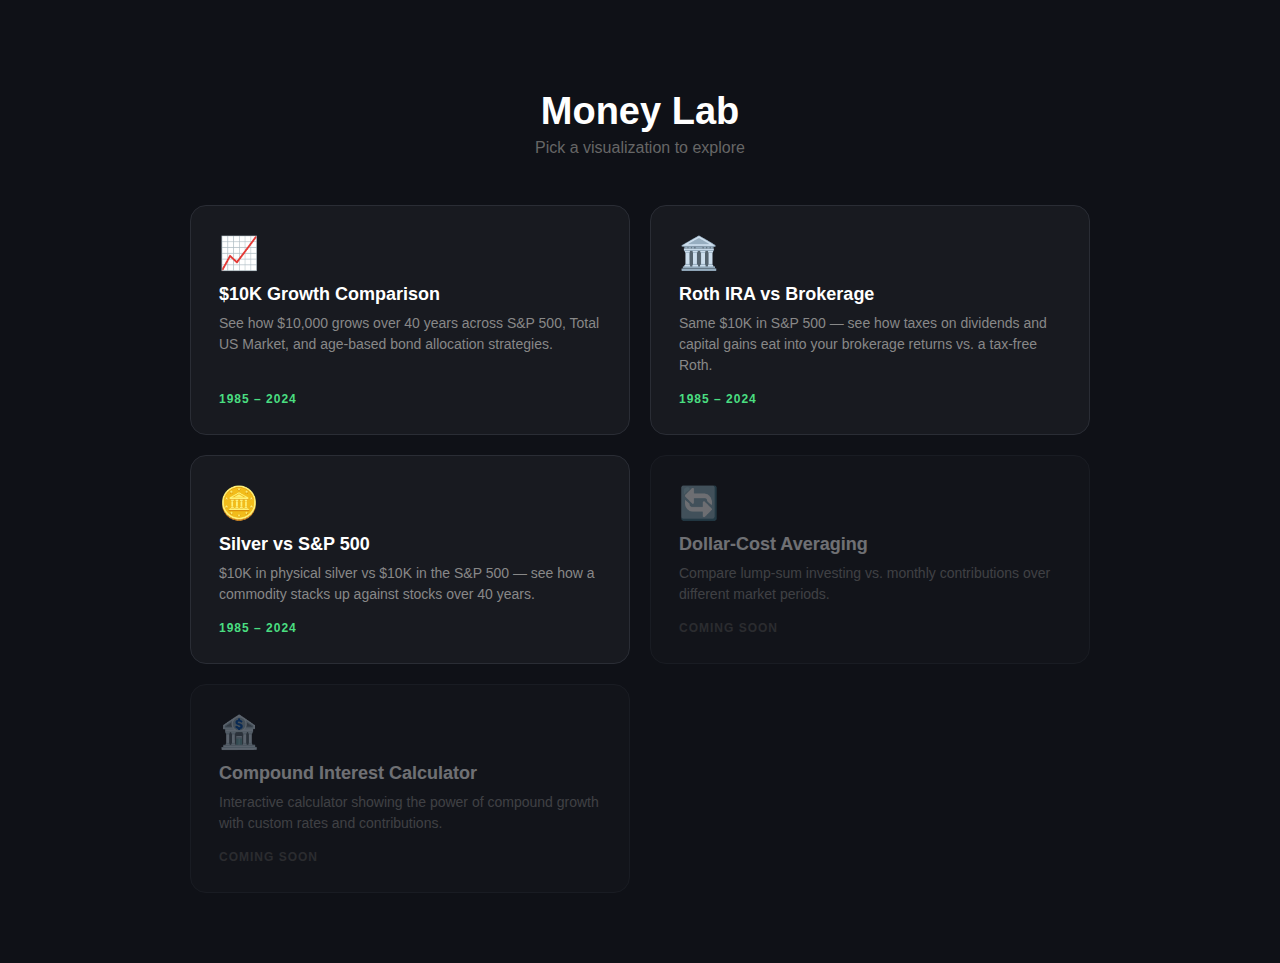
<file: index.html>
<!DOCTYPE html>
<html lang="en">
<head>
<meta charset="UTF-8">
<meta name="viewport" content="width=device-width, initial-scale=1.0">
<title>Money Lab — Economic Growth Visualizations</title>
<link rel="stylesheet" href="style.css">
</head>
<body>

<div class="hub">
  <h1 class="hub-title">Money Lab</h1>
  <p class="hub-subtitle">Pick a visualization to explore</p>

  <div class="hub-grid">

    <a href="growth.html" class="hub-card">
      <div class="hub-card-icon">📈</div>
      <div class="hub-card-name">$10K Growth Comparison</div>
      <div class="hub-card-desc">See how $10,000 grows over 40 years across S&P 500, Total US Market, and age-based bond allocation strategies.</div>
      <div class="hub-card-tag">1985 – 2024</div>
    </a>

    <a href="roth.html" class="hub-card">
      <div class="hub-card-icon">🏛️</div>
      <div class="hub-card-name">Roth IRA vs Brokerage</div>
      <div class="hub-card-desc">Same $10K in S&P 500 — see how taxes on dividends and capital gains eat into your brokerage returns vs. a tax-free Roth.</div>
      <div class="hub-card-tag">1985 – 2024</div>
    </a>

    <a href="silver.html" class="hub-card">
      <div class="hub-card-icon">🪙</div>
      <div class="hub-card-name">Silver vs S&P 500</div>
      <div class="hub-card-desc">$10K in physical silver vs $10K in the S&P 500 — see how a commodity stacks up against stocks over 40 years.</div>
      <div class="hub-card-tag">1985 – 2024</div>
    </a>

    <div class="hub-card disabled">
      <div class="hub-card-icon">🔄</div>
      <div class="hub-card-name">Dollar-Cost Averaging</div>
      <div class="hub-card-desc">Compare lump-sum investing vs. monthly contributions over different market periods.</div>
      <div class="hub-card-tag">Coming soon</div>
    </div>

    <div class="hub-card disabled">
      <div class="hub-card-icon">🏦</div>
      <div class="hub-card-name">Compound Interest Calculator</div>
      <div class="hub-card-desc">Interactive calculator showing the power of compound growth with custom rates and contributions.</div>
      <div class="hub-card-tag">Coming soon</div>
    </div>

  </div>
</div>

</body>
</html>
</file>
<file: style.css>
* { margin: 0; padding: 0; box-sizing: border-box; }
body {
  font-family: -apple-system, BlinkMacSystemFont, 'Segoe UI', Roboto, sans-serif;
  background: #0f1117;
  color: #e0e0e0;
  min-height: 100vh;
  padding: 30px 40px;
}
h1 {
  text-align: center;
  font-size: 28px;
  font-weight: 700;
  margin-bottom: 6px;
  color: #fff;
}
.subtitle {
  text-align: center;
  font-size: 15px;
  color: #888;
  margin-bottom: 30px;
}
.chart-wrap {
  max-width: 1100px;
  margin: 0 auto 40px;
  background: #181a20;
  border-radius: 16px;
  padding: 30px;
  border: 1px solid #2a2d35;
}
.cards {
  display: flex;
  gap: 20px;
  max-width: 1100px;
  margin: 0 auto 40px;
  flex-wrap: wrap;
  justify-content: center;
}
.card {
  flex: 1;
  min-width: 200px;
  max-width: 340px;
  background: #181a20;
  border-radius: 14px;
  padding: 24px;
  border: 1px solid #2a2d35;
  text-align: center;
}
.card .label {
  font-size: 13px;
  text-transform: uppercase;
  letter-spacing: 1px;
  color: #888;
  margin-bottom: 8px;
}
.card .value {
  font-size: 36px;
  font-weight: 800;
}
.card .gain {
  font-size: 14px;
  color: #888;
  margin-top: 4px;
}
.card .cagr {
  font-size: 13px;
  color: #666;
  margin-top: 2px;
}
.card.sp .value { color: #4ade80; }
.card.tm .value { color: #60a5fa; }
.card.ab .value { color: #facc15; }
.card.roth-card .value { color: #4ade80; }
.card.brok-card .value { color: #f87171; }
.card.adv-card .value { color: #a78bfa; }
.card.silver-card .value { color: #94a3b8; }
.card.diff-card .value { color: #facc15; }

.legend-row {
  display: flex;
  justify-content: center;
  gap: 30px;
  margin-bottom: 20px;
  flex-wrap: wrap;
}
.legend-item {
  display: flex;
  align-items: center;
  gap: 8px;
  font-size: 14px;
}
.legend-dot {
  width: 12px;
  height: 12px;
  border-radius: 50%;
}

.toggle-row {
  display: flex;
  justify-content: center;
  gap: 0;
  margin-bottom: 24px;
}
.toggle-btn {
  padding: 10px 24px;
  font-size: 14px;
  font-weight: 600;
  border: 2px solid #facc15;
  background: transparent;
  color: #888;
  cursor: pointer;
  transition: all 0.2s;
}
.toggle-btn + .toggle-btn { margin-left: -2px; }
.toggle-btn:first-child { border-radius: 8px 0 0 8px; }
.toggle-btn:last-child { border-radius: 0 8px 8px 0; }
.toggle-btn.active { position: relative; z-index: 1; }
.toggle-btn.active {
  background: #facc15;
  color: #0f1117;
}
.toggle-btn:hover:not(.active) {
  background: rgba(250,204,21,0.15);
  color: #facc15;
}
.toggle-label {
  text-align: center;
  font-size: 12px;
  color: #666;
  margin-bottom: 8px;
}

table {
  width: 100%;
  max-width: 1100px;
  margin: 0 auto;
  border-collapse: collapse;
  font-size: 13px;
}
table th {
  background: #181a20;
  padding: 10px 12px;
  text-align: right;
  color: #888;
  font-weight: 600;
  border-bottom: 2px solid #2a2d35;
  position: sticky;
  top: 0;
}
table th:first-child { text-align: left; }
table td {
  padding: 8px 12px;
  text-align: right;
  border-bottom: 1px solid #1e2028;
}
table td:first-child {
  text-align: left;
  color: #aaa;
  font-weight: 600;
}
table tr:hover td { background: #1a1c24; }
.pos { color: #4ade80; }
.neg { color: #f87171; }

.section-title {
  max-width: 1100px;
  margin: 0 auto 16px;
  font-size: 18px;
  font-weight: 700;
  color: #ccc;
}

.note {
  max-width: 1100px;
  margin: 30px auto 0;
  font-size: 12px;
  color: #555;
  line-height: 1.6;
}

/* --- Back link --- */
.back-link {
  display: inline-block;
  color: #60a5fa;
  text-decoration: none;
  font-size: 14px;
  font-weight: 600;
  margin-bottom: 20px;
  transition: color 0.2s;
}
.back-link:hover { color: #93bbfc; }

/* --- Hub / Landing Page --- */
.hub {
  max-width: 900px;
  margin: 0 auto;
  padding: 60px 0 40px;
}
.hub-title {
  text-align: center;
  font-size: 38px;
  font-weight: 800;
  color: #fff;
  margin-bottom: 6px;
}
.hub-subtitle {
  text-align: center;
  font-size: 16px;
  color: #666;
  margin-bottom: 48px;
}
.hub-grid {
  display: grid;
  grid-template-columns: repeat(2, 1fr);
  gap: 20px;
}
.hub-card {
  background: #181a20;
  border: 1px solid #2a2d35;
  border-radius: 16px;
  padding: 28px;
  text-decoration: none;
  color: inherit;
  transition: border-color 0.2s, transform 0.15s, box-shadow 0.2s;
  display: flex;
  flex-direction: column;
  gap: 8px;
}
.hub-card:not(.disabled):hover {
  border-color: #4ade80;
  transform: translateY(-3px);
  box-shadow: 0 8px 30px rgba(74,222,128,0.1);
}
.hub-card.disabled {
  opacity: 0.4;
  cursor: default;
}
.hub-card-icon {
  font-size: 32px;
  margin-bottom: 4px;
}
.hub-card-name {
  font-size: 18px;
  font-weight: 700;
  color: #fff;
}
.hub-card-desc {
  font-size: 14px;
  color: #888;
  line-height: 1.5;
}
.hub-card-tag {
  margin-top: auto;
  padding-top: 8px;
  font-size: 12px;
  font-weight: 600;
  text-transform: uppercase;
  letter-spacing: 1px;
  color: #555;
}
.hub-card:not(.disabled) .hub-card-tag {
  color: #4ade80;
}
@media (max-width: 640px) {
  .hub-grid { grid-template-columns: 1fr; }
  .hub { padding: 30px 0 20px; }
  .hub-title { font-size: 28px; }
}
</file>
